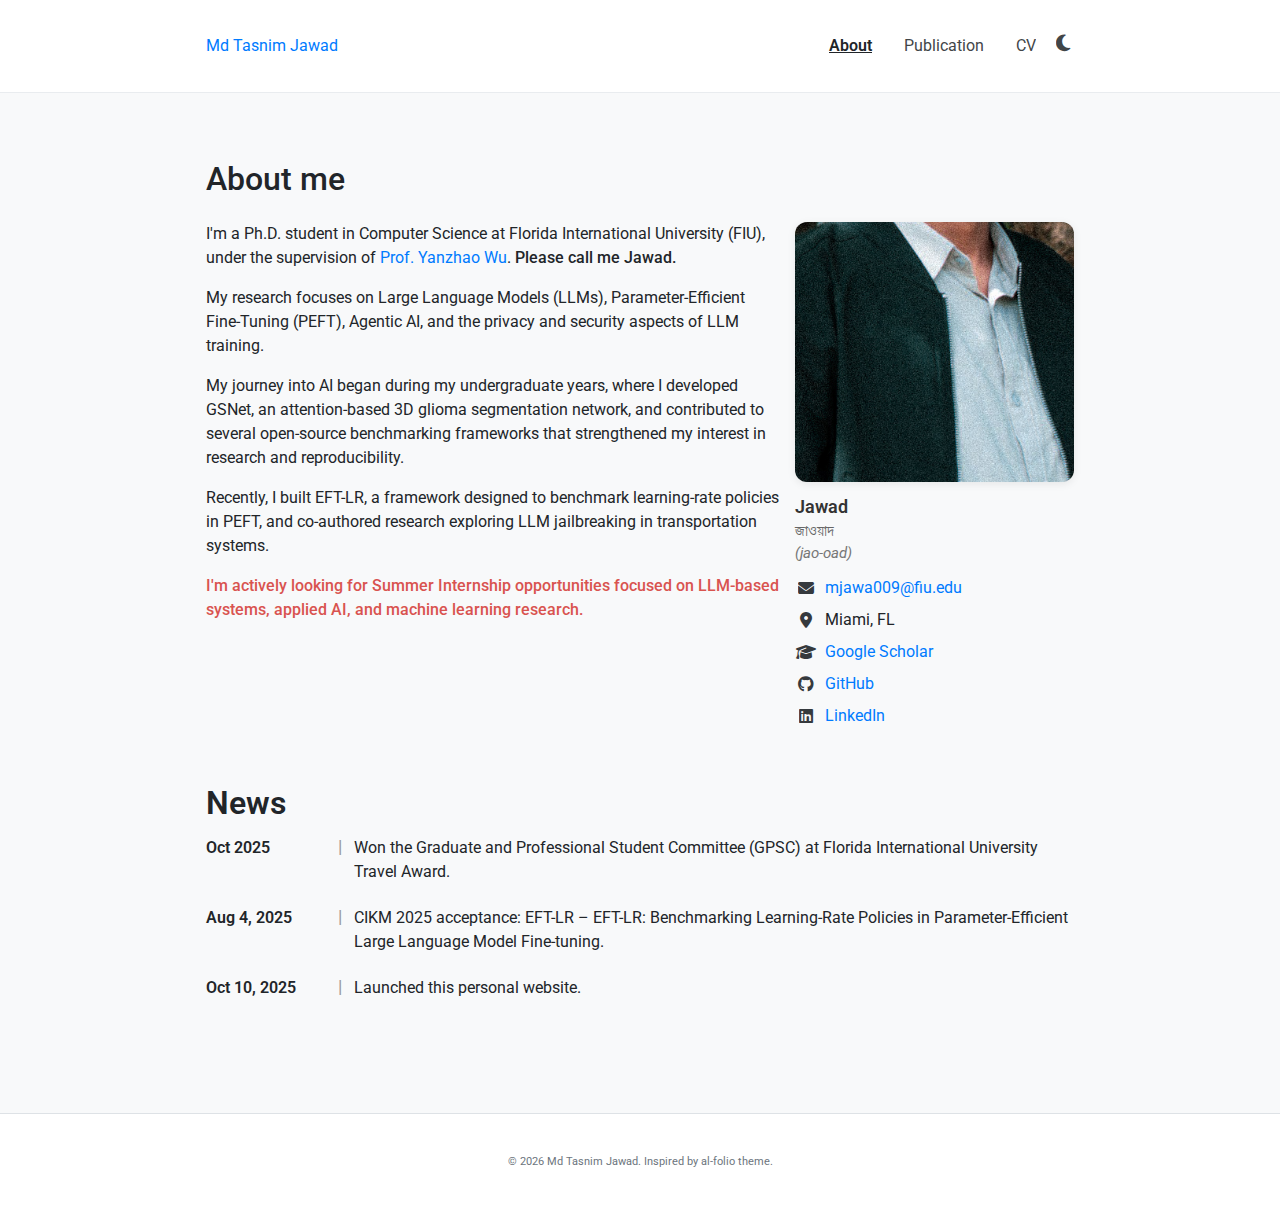
<file: index.html>
<!DOCTYPE html>
<html lang="en">
  <head>
    <meta charset="UTF-8" />
    <meta name="viewport" content="width=device-width, initial-scale=1" />
    <title>Academic Portfolio – Jawad</title>

    <!-- Fonts & CSS -->
    <link href="https://fonts.googleapis.com/css2?family=Roboto:wght@300;400;500;700&family=Roboto+Slab:wght@400;500;700&display=swap" rel="stylesheet" />
    <link rel="stylesheet" href="https://cdn.jsdelivr.net/npm/bootstrap@4.6.2/dist/css/bootstrap.min.css" />
    <link rel="stylesheet" href="assets/css/style.css" />

    <!-- Font Awesome (icons) -->
    <link rel="stylesheet" href="https://cdnjs.cloudflare.com/ajax/libs/font-awesome/6.5.0/css/all.min.css"/>
  </head>
  <body>

    <!-- Navigation bar -->
    <nav class="navbar custom-navbar">
      <div class="container d-flex justify-content-between align-items-center">
        <a class="brand" href="index.html">Md Tasnim Jawad</a>
        <ul class="nav">
          <li><a href="index.html" class="nav-link active">About</a></li>
          <li><a href="publications.html" class="nav-link">Publication</a></li>
          <li><a href="cv.html" class="nav-link">CV</a></li>
          <li>
            <button id="themeToggle" title="Toggle theme" aria-label="Toggle theme">
              <i id="themeIcon" class="fa-solid fa-moon"></i>
            </button>
          </li>
        </ul>
      </div>
    </nav>

    <main class="container mt-5 pt-5">
      <section class="post my-5">
        <header class="post-header mb-4">
          <h1 class="post-title">About me</h1>
        </header>

        <div class="row">
          <!-- Right column (image + name note + contacts) -->
          <div class="col-md-4 order-md-2">
            <figure class="avatar-crop">
              <img src="assets/img/profile.png" alt="Profile picture"/>
            </figure>

            <!-- Name block (English / Bangla / Pronunciation) -->
            <div class="side-block name-note">
              <div class="english-name">Jawad</div>
              <div class="bilingual" lang="bn">জাওয়াদ</div>
              <div class="pron">(jao-oad)</div>
            </div>

            <!-- Contact block -->
            <div class="side-block contact-block">
              <div class="item">
                <i class="fa-solid fa-envelope"></i>
                <a href="mailto:mjawa009@fiu.edu">mjawa009@fiu.edu</a>
              </div>
              <div class="item">
                <i class="fa-solid fa-location-dot"></i>
                <span>Miami, FL</span>
              </div>
              <div class="item">
                <i class="fa-solid fa-graduation-cap"></i>
                <!-- TODO: replace YOUR_ID -->
                <a href="https://scholar.google.com/citations?user=YOUR_ID" target="_blank" rel="noopener">Google Scholar</a>
              </div>
              <div class="item">
                <i class="fa-brands fa-github"></i>
                <a href="https://github.com/006jawad" target="_blank" rel="noopener">GitHub</a>
              </div>
              <div class="item">
                <i class="fa-brands fa-linkedin"></i>
                <a href="https://www.linkedin.com/in/md-jawad006/" target="_blank" rel="noopener">LinkedIn</a>
              </div>
            </div>
          </div>

          <!-- Left column (bio) -->
          <div class="col-md-8 order-md-1">
            <p>
              I'm a Ph.D. student in Computer Science at Florida International University (FIU), under the supervision of
              <a href="https://yanzhaowu.me/" target="_blank" rel="noopener">Prof. Yanzhao Wu</a>.
              <strong style="font-weight:500;">Please call me Jawad.</strong>
            </p>

            <p>
              My research focuses on Large Language Models (LLMs), Parameter-Efficient Fine-Tuning (PEFT), Agentic AI, and the privacy and security aspects of LLM training.
            </p>

            <p>
              My journey into AI began during my undergraduate years, where I developed GSNet, an attention-based 3D glioma segmentation network, and contributed to several open-source benchmarking frameworks that strengthened my interest in research and reproducibility.
            </p>

            <p>
              Recently, I built EFT-LR, a framework designed to benchmark learning-rate policies in PEFT, and co-authored research exploring LLM jailbreaking in transportation systems.
            </p>

            <p class="highlight-red">
              I'm actively looking for Summer Internship opportunities focused on LLM-based systems, applied AI, and machine learning research.
            </p>
          </div>
        </div>
      </section>

      <section id="news" class="my-5">
        <h2 class="section-title">News</h2>
        <ul class="list-unstyled timeline">
          <li class="timeline-item">
            <span class="timeline-date">Oct 2025</span>
            <span class="timeline-pipe">|</span>
            <span class="timeline-content">Won the Graduate and Professional Student Committee (GPSC) at Florida International University Travel Award.</span>
          </li>
          <li class="timeline-item">
            <span class="timeline-date">Aug 4, 2025</span>
            <span class="timeline-pipe">|</span>
            <span class="timeline-content">CIKM 2025 acceptance: EFT-LR – EFT-LR: Benchmarking Learning-Rate Policies in Parameter-Efficient Large Language Model Fine-tuning.</span>
          </li>
          <li class="timeline-item">
            <span class="timeline-date">Oct 10, 2025</span>
            <span class="timeline-pipe">|</span>
            <span class="timeline-content">Launched this personal website.</span>
          </li>
        </ul>
      </section>
    </main>

    <footer class="footer bg-white py-4 mt-5 border-top">
      <div class="container text-center">
        <p class="mb-0 small">
          &copy; <script>document.write(new Date().getFullYear());</script> Md Tasnim Jawad. Inspired by al-folio theme.
        </p>
      </div>
    </footer>

    <script>
      // Initialize theme from saved preference or system preference
      const saved = localStorage.getItem('theme');
      const prefersDark = window.matchMedia('(prefers-color-scheme: dark)').matches;
      const isDark = (saved === 'dark') || (!saved && prefersDark);
      if (isDark) document.body.classList.add('dark-mode');

      // Set initial icon
      const themeIcon = document.getElementById('themeIcon');
      const setIcon = () => {
        const dark = document.body.classList.contains('dark-mode');
        themeIcon.className = dark ? 'fa-solid fa-sun' : 'fa-solid fa-moon';
      };
      setIcon();

      // Toggle handler
      document.getElementById('themeToggle')?.addEventListener('click', () => {
        document.body.classList.toggle('dark-mode');
        localStorage.setItem('theme', document.body.classList.contains('dark-mode') ? 'dark' : 'light');
        setIcon();
      });
    </script>

  </body>
</html>
</file>
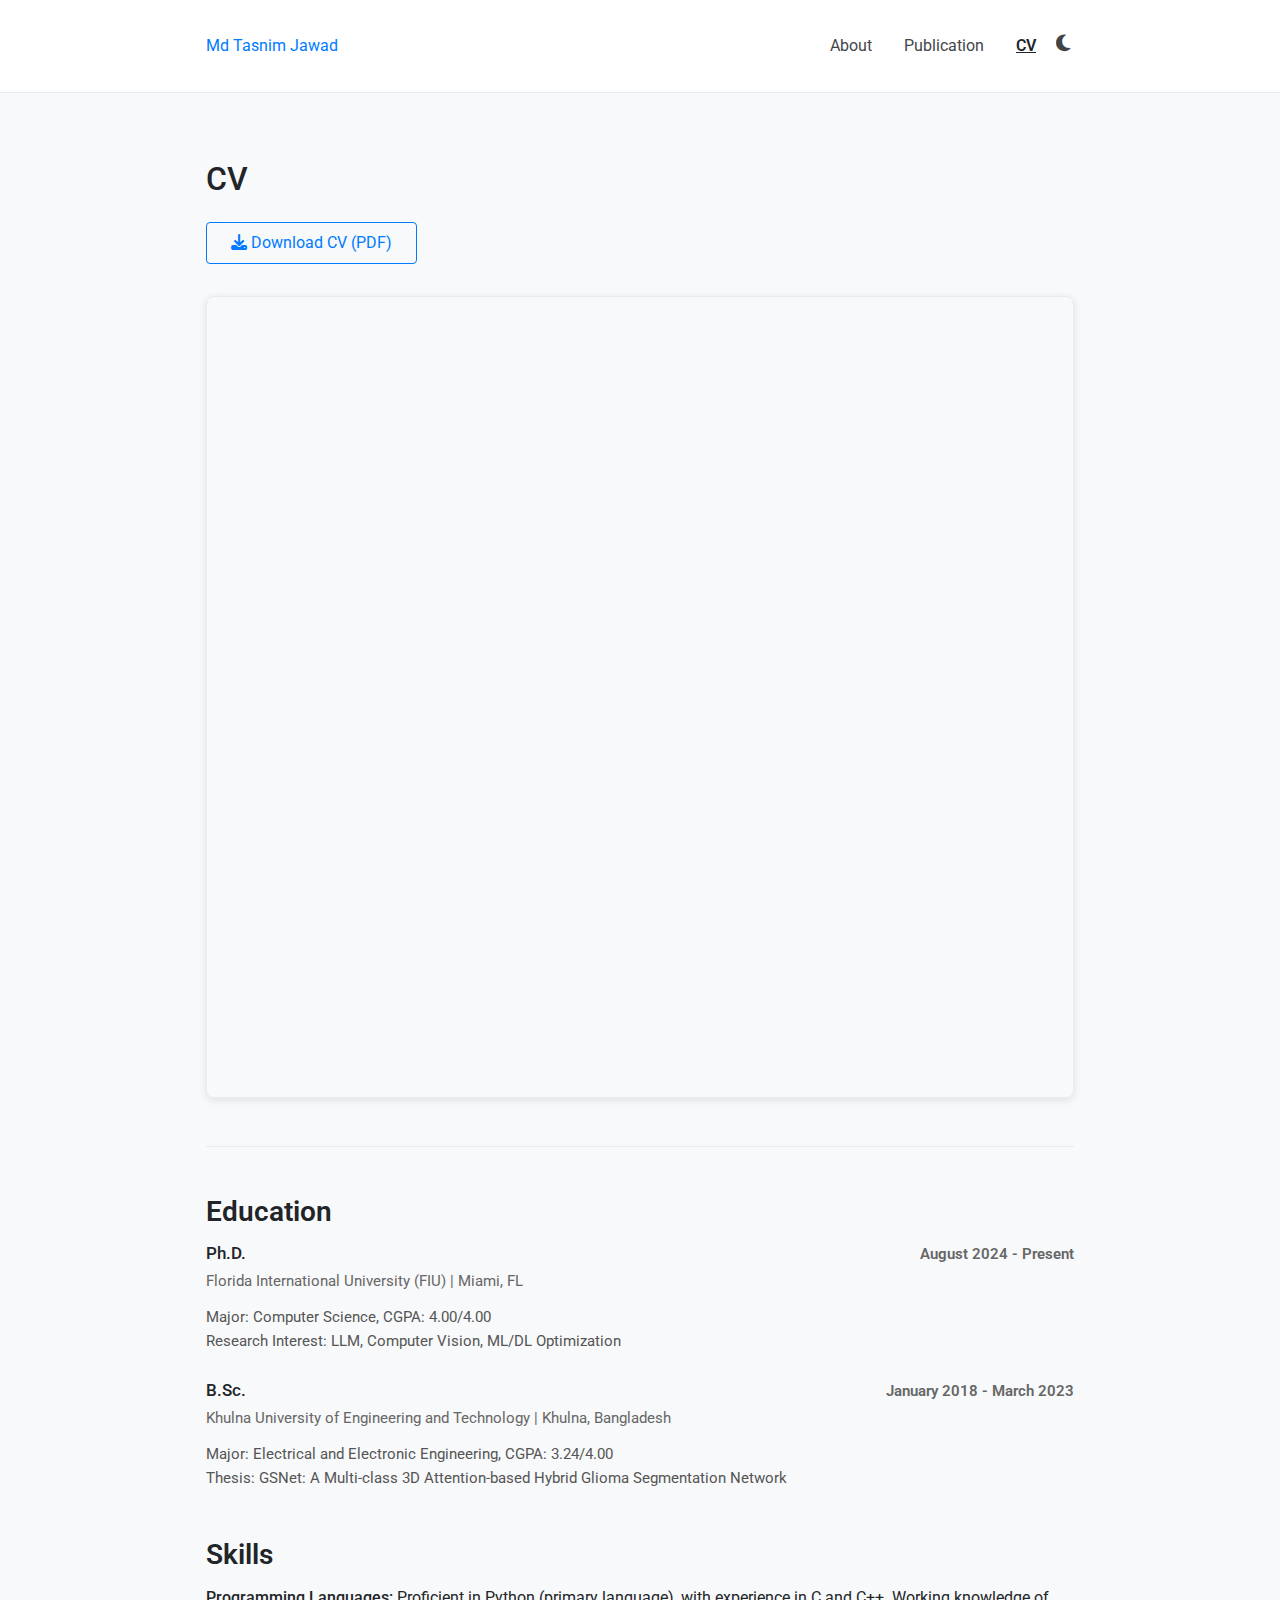
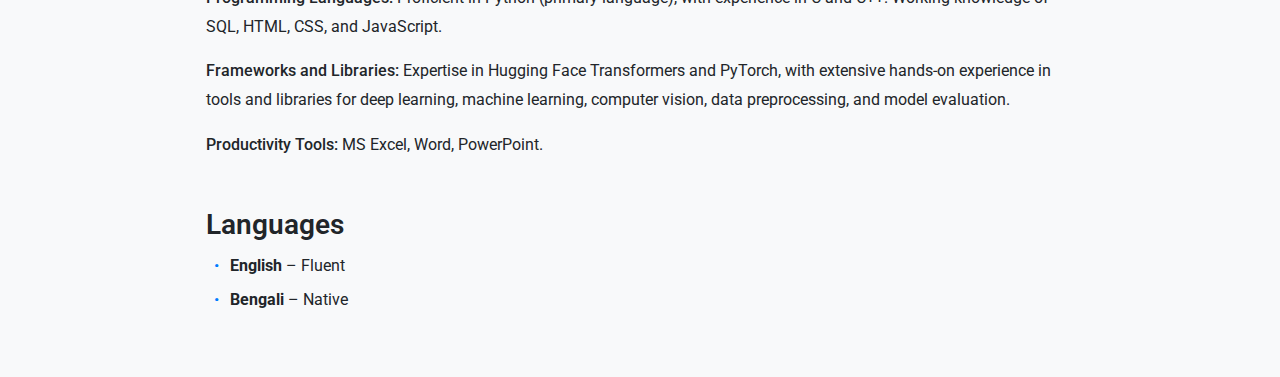
<file: cv.html>
<!DOCTYPE html>
<html lang="en">
  <head>
    <meta charset="UTF-8" />
    <meta name="viewport" content="width=device-width, initial-scale=1" />
    <title>CV – Jawad (with PDF Preview)</title>

    <!-- Fonts & CSS -->
    <link href="https://fonts.googleapis.com/css2?family=Roboto:wght@300;400;500;700&family=Roboto+Slab:wght@400;500;700&display=swap" rel="stylesheet" />
    <link rel="stylesheet" href="https://cdn.jsdelivr.net/npm/bootstrap@4.6.2/dist/css/bootstrap.min.css" />
    <link rel="stylesheet" href="assets/css/style.css" />

    <!-- Font Awesome (icons) -->
    <link rel="stylesheet" href="https://cdnjs.cloudflare.com/ajax/libs/font-awesome/6.5.0/css/all.min.css"/>
    
    <style>
      /* PDF Preview styling */
      .pdf-preview-container {
        margin: 2rem 0;
        border: 1px solid #e9ecef;
        border-radius: 8px;
        overflow: hidden;
        box-shadow: 0 2px 8px rgba(0,0,0,0.1);
      }
      
      body.dark-mode .pdf-preview-container {
        border-color: #333;
        box-shadow: 0 2px 8px rgba(0,0,0,0.3);
      }
      
      .pdf-preview-container iframe {
        width: 100%;
        height: 800px;
        border: none;
        display: block;
      }
      
      .pdf-fallback {
        padding: 2rem;
        text-align: center;
        background: #f8f9fa;
      }
      
      body.dark-mode .pdf-fallback {
        background: #1a1a1a;
      }
    </style>
  </head>
  <body>

    <!-- Navigation bar -->
    <nav class="navbar custom-navbar">
      <div class="container d-flex justify-content-between align-items-center">
        <a class="brand" href="index.html">Md Tasnim Jawad</a>
        <ul class="nav">
          <li><a href="index.html" class="nav-link">About</a></li>
          <li><a href="publications.html" class="nav-link">Publication</a></li>
          <li><a href="cv.html" class="nav-link active">CV</a></li>
          <li>
            <button id="themeToggle" title="Toggle theme" aria-label="Toggle theme">
              <i id="themeIcon" class="fa-solid fa-moon"></i>
            </button>
          </li>
        </ul>
      </div>
    </nav>

    <main class="container mt-5 pt-5">
      <section class="post my-5">
        <header class="post-header mb-4">
          <h1 class="post-title">CV</h1>
        </header>

        <p class="mb-4">
          <a class="btn btn-outline-primary" href="assets/cv/resumeLatest.pdf" download>
            <i class="fa-solid fa-download"></i> Download CV (PDF)
          </a>
        </p>

        <!-- PDF Preview -->
        <div class="pdf-preview-container">
          <iframe src="assets/cv/resumeLatest.pdf#toolbar=0" title="CV Preview"></iframe>
          <!-- Fallback for browsers that don't support PDF preview -->
          <div class="pdf-fallback" style="display:none;">
            <p>Your browser doesn't support PDF preview.</p>
            <a class="btn btn-outline-primary" href="assets/cv/resumeLatest.pdf" download>
              <i class="fa-solid fa-download"></i> Download CV instead
            </a>
          </div>
        </div>

        <hr style="margin: 3rem 0; border-color: #e9ecef;">

        <!-- Education -->
        <section class="mb-5">
          <h3 class="section-title">Education</h3>
          
          <div class="cv-entry mb-4">
            <div class="cv-header">
              <div class="cv-title-line">
                <strong>Ph.D.</strong>
                <span class="cv-date">August 2024 - Present</span>
              </div>
              <div class="cv-subtitle">Florida International University (FIU) | Miami, FL</div>
            </div>
            <div class="cv-details">
              <div>Major: Computer Science, CGPA: 4.00/4.00</div>
              <div>Research Interest: LLM, Computer Vision, ML/DL Optimization</div>
            </div>
          </div>

          <div class="cv-entry mb-4">
            <div class="cv-header">
              <div class="cv-title-line">
                <strong>B.Sc.</strong>
                <span class="cv-date">January 2018 - March 2023</span>
              </div>
              <div class="cv-subtitle">Khulna University of Engineering and Technology | Khulna, Bangladesh</div>
            </div>
            <div class="cv-details">
              <div>Major: Electrical and Electronic Engineering, CGPA: 3.24/4.00</div>
              <div>Thesis: GSNet: A Multi-class 3D Attention-based Hybrid Glioma Segmentation Network</div>
            </div>
          </div>
        </section>

        <!-- Skills -->
        <section class="mb-5">
          <h3 class="section-title">Skills</h3>
          <div class="cv-skills">
            <div class="skill-item mb-3">
              <strong>Programming Languages:</strong> Proficient in Python (primary language), with experience in C and C++. Working knowledge of SQL, HTML, CSS, and JavaScript.
            </div>
            <div class="skill-item mb-3">
              <strong>Frameworks and Libraries:</strong> Expertise in Hugging Face Transformers and PyTorch, with extensive hands-on experience in tools and libraries for deep learning, machine learning, computer vision, data preprocessing, and model evaluation.
            </div>
            <div class="skill-item mb-3">
              <strong>Productivity Tools:</strong> MS Excel, Word, PowerPoint.
            </div>
          </div>
        </section>

        <!-- Languages -->
        <section class="mb-5">
          <h3 class="section-title">Languages</h3>
          <ul class="cv-list">
            <li><strong>English</strong> – Fluent</li>
            <li><strong>Bengali</strong> – Native</li>
          </ul>
        </section>
      </section>
    </main>

    <script>
      // Initialize theme from saved preference or system preference
      const saved = localStorage.getItem('theme');
      const prefersDark = window.matchMedia('(prefers-color-scheme: dark)').matches;
      const isDark = (saved === 'dark') || (!saved && prefersDark);
      if (isDark) document.body.classList.add('dark-mode');

      // Set initial icon
      const themeIcon = document.getElementById('themeIcon');
      const setIcon = () => {
        const dark = document.body.classList.contains('dark-mode');
        themeIcon.className = dark ? 'fa-solid fa-sun' : 'fa-solid fa-moon';
      };
      setIcon();

      // Toggle handler
      document.getElementById('themeToggle')?.addEventListener('click', () => {
        document.body.classList.toggle('dark-mode');
        localStorage.setItem('theme', document.body.classList.contains('dark-mode') ? 'dark' : 'light');
        setIcon();
      });
    </script>

  </body>
</html>
</file>
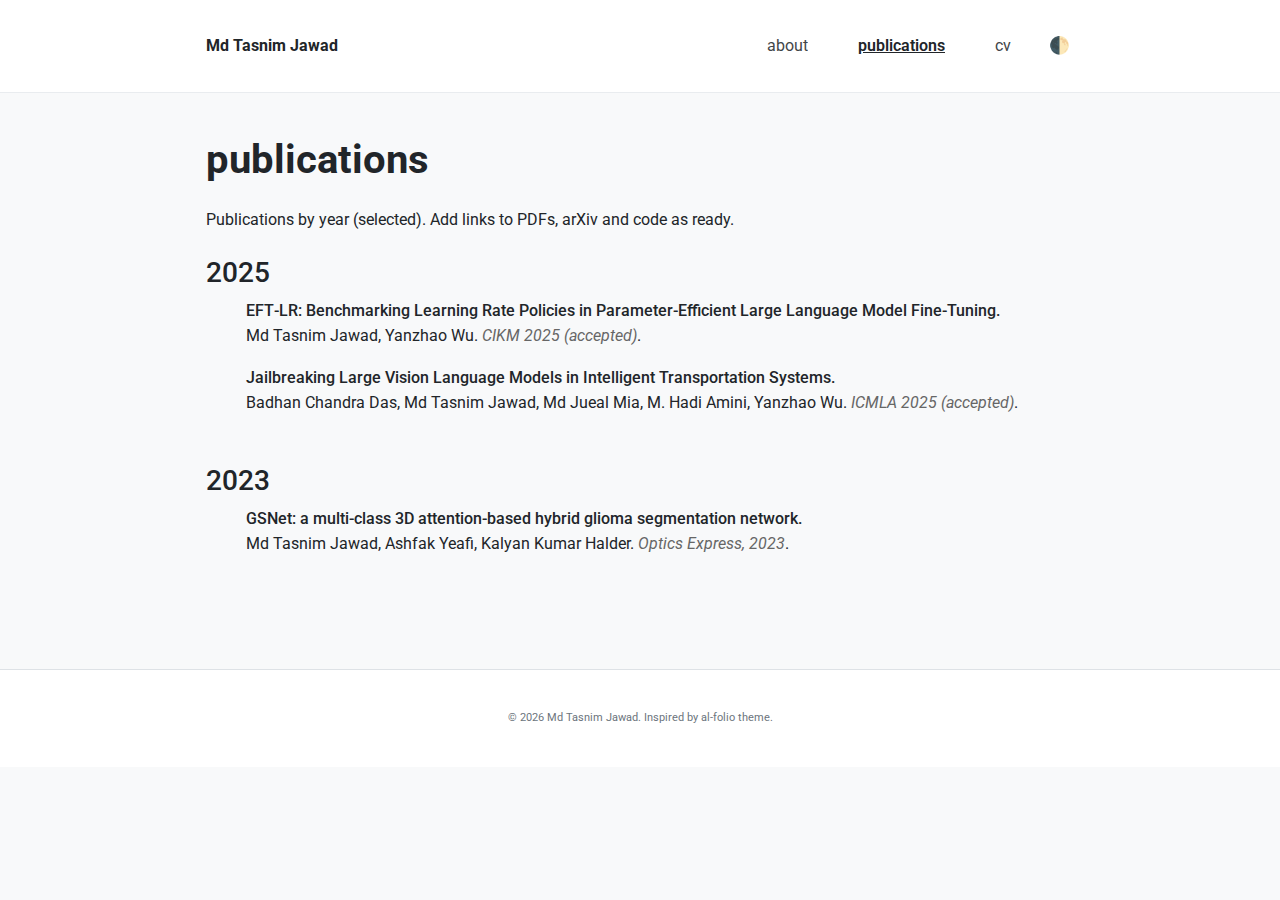
<file: publications.html>
<!DOCTYPE html>
<html lang="en">
  <head>
    <meta charset="UTF-8" />
    <meta name="viewport" content="width=device-width, initial-scale=1" />
    <title>Publications</title>
    <link href="https://fonts.googleapis.com/css2?family=Roboto:wght@300;400;500;700&family=Roboto+Slab:wght@400;500;700&display=swap" rel="stylesheet" />
    <link rel="stylesheet" href="https://cdn.jsdelivr.net/npm/bootstrap@4.6.2/dist/css/bootstrap.min.css" />
    <link rel="stylesheet" href="assets/css/style.css" />
    <style>
  /* --- Dark mode minimal rules --- */
  body.dark-mode { background:#111; color:#eaeaea; }
  .navbar { display:flex; justify-content:space-between; align-items:center; padding:10px 0; border-bottom:1px solid #e9ecef; }
  body.dark-mode .navbar { background:#181818; border-bottom-color:#333; }
  .navbar .brand { font-weight:700; text-decoration:none; color:inherit; }
  .navbar .nav { list-style:none; margin:0; padding:0; display:flex; gap:18px; align-items:center; }
  .navbar .nav a { text-decoration:none; color:inherit; opacity:0.85; }
  .navbar .nav a.active { opacity:1; font-weight:600; text-decoration:underline; }
  .navbar button#themeToggle { border:none; background:none; cursor:pointer; font-size:1.05rem; }
  .timeline { padding-left:0; }
  .timeline .timeline-item { margin:0 0 1rem 0; }
  .timeline .timeline-date { font-weight:600; margin-right:.35rem; white-space:nowrap; }
  .footer { color:#6c757d; }
  body.dark-mode a { color:#9ec5ff; }
</style>
  </head>
  <body>

    <!-- Navigation bar -->
    <nav class="navbar">
      <div class="container d-flex justify-content-between align-items-center">
        <a class="brand" href="index.html">Md Tasnim Jawad</a>
        <ul class="nav">
          <li><a href="index.html" class="nav-link ">about</a></li>
          <li><a href="publications.html" class="nav-link active">publications</a></li>
          <li><a href="cv.html" class="nav-link ">cv</a></li>
          <li><button id="themeToggle" title="Toggle theme">🌓</button></li>
        </ul>
      </div>
    </nav>

    <main class="container mt-5 pt-5">
      <h1 class="my-4 font-weight-bold">publications</h1>
      <p class="mb-4">Publications by year (selected). Add links to PDFs, arXiv and code as ready.</p>

      <section class="mb-5">
        <h3>2025</h3>
        <ol class="publication-list">
          <li class="mb-3">
            <strong>EFT‑LR: Benchmarking Learning Rate Policies in Parameter‑Efficient Large Language Model Fine‑Tuning.</strong><br/>
            Md Tasnim Jawad, Yanzhao Wu. <em>CIKM 2025 (accepted)</em>.
            <!-- [PDF] [Code] -->
          </li>
          <li class="mb-3">
            <strong>Jailbreaking Large Vision Language Models in Intelligent Transportation Systems.</strong><br/>
            Badhan Chandra Das, Md Tasnim Jawad, Md Jueal Mia, M. Hadi Amini, Yanzhao Wu. <em>ICMLA 2025 (accepted)</em>.
          </li>
        </ol>
      </section>

      <section class="mb-5">
        <h3>2023</h3>
        <ol class="publication-list">
          <li class="mb-3">
            <strong>GSNet: a multi‑class 3D attention‑based hybrid glioma segmentation network.</strong><br/>
            Md Tasnim Jawad, Ashfak Yeafi, Kalyan Kumar Halder. <em>Optics Express, 2023</em>.
          </li>
        </ol>
      </section>
    </main>

    <footer class="footer bg-white py-4 mt-5 border-top">
      <div class="container text-center">
        <p class="mb-0 small">
          &copy; <script>document.write(new Date().getFullYear());</script> Md Tasnim Jawad. Inspired by al‑folio theme.
        </p>
      </div>
    </footer>

<script>
  // Prefer saved theme else system preference
  const saved = localStorage.getItem('theme');
  const prefersDark = window.matchMedia('(prefers-color-scheme: dark)').matches;
  if ((saved === 'dark') || (!saved && prefersDark)) {
    document.body.classList.add('dark-mode');
  }
  document.getElementById('themeToggle')?.addEventListener('click', () => {
    document.body.classList.toggle('dark-mode');
    localStorage.setItem('theme', document.body.classList.contains('dark-mode') ? 'dark' : 'light');
  });
</script>

  </body>
</html>
</file>
<file: assets/css/style.css>
/*
 * Custom styles for the portfolio clone. The goal is to emulate the clean,
 * spacious look of the al-folio theme without copying its code verbatim.
 */

/* ========== Base / Layout ========== */
body {
  font-family: 'Roboto', sans-serif;
  color: #212529;
  background-color: #f8f9fa;
  margin: 0;
  padding: 0;
}

.container {
  max-width: 900px;
  margin: 0 auto;
  padding: 1rem;
}

/* Fixed navigation bar */
.navbar {
  position: fixed;
  top: 0; left: 0; width: 100%;
  background: #ffffff;
  border-bottom: 1px solid #e9ecef;
  padding: 0.75rem 1rem;
  display: flex; align-items: center; justify-content: space-between;
  z-index: 1000;
}
.navbar-brand {
  font-weight: 700; font-size: 1.25rem;
  color: #212529; text-decoration: none;
}
.navbar-nav {
  list-style: none; margin: 0; padding: 0;
  display: flex; gap: 1rem;
}
.navbar-nav li { display: inline-block; }
.navbar-nav li a {
  text-decoration: none; color: #007bff; font-weight: 400;
}
.navbar-nav li a:hover,
.navbar-nav li.active a { text-decoration: underline; }

/* Generic grid columns */
.row {
  display: flex; flex-wrap: wrap;
  margin-left: -0.5rem; margin-right: -0.5rem;
}
.col-md-4, .col-md-8 { padding-left: 0.5rem; padding-right: 0.5rem; }
.col-md-4 { flex: 0 0 33.333%; max-width: 33.333%; }
.col-md-8 { flex: 0 0 66.667%; max-width: 66.667%; }

/* Ensure profile column is left-aligned */
.col-md-4.order-md-2 { text-align: left !important; }

/* Ensure the right column with profile is left-aligned */
.col-md-4.order-md-2 { text-align: left !important; }

/* Typography / spacing */
.post-title { font-size: 2rem; margin-bottom: 0.25rem; }
.desc { font-style: italic; color: #6c757d; }
.mt-5 { margin-top: 3rem; }
.pt-5 { padding-top: 3rem; }
.my-4 { margin-top: 1.5rem; margin-bottom: 1.5rem; }
.mb-3 { margin-bottom: 1rem; }
.mb-4 { margin-bottom: 1.5rem; }
.mb-5 { margin-bottom: 3rem; }
.mt-5.pt-5 { padding-top: 4rem !important; } /* compensate fixed navbar */

/* Media helpers */
img { max-width: 100%; height: auto; }
.img-fluid { max-width: 100%; height: auto; }
.rounded { border-radius: 0.25rem; }
.shadow-sm { box-shadow: 0 0.125rem 0.25rem rgba(0,0,0,0.075); }

/* Footer */
.footer {
  background-color: #ffffff;
  border-top: 1px solid #e9ecef;
  text-align: center;
  padding: 1rem;
  font-size: 0.875rem;
  color: #6c757d;
}

/* ================= Dark mode ================ */
body.dark-mode { background:#111; color:#eaeaea; }
body.dark-mode a { color:#9ec5ff; }
body.dark-mode .navbar { background:#181818; border-bottom-color:#333; }

/* Optional if you use .custom-navbar elsewhere */
.custom-navbar { display:flex; justify-content:space-between; align-items:center; padding:10px 0; border-bottom:1px solid #e9ecef; }
body.dark-mode .custom-navbar { background:#181818; border-bottom-color:#333; }
.custom-navbar .nav a { text-decoration:none; color:inherit; opacity:0.85; }
.custom-navbar .nav a.active { opacity:1; font-weight:600; text-decoration:underline; }

/* Theme toggle button */
#themeToggle {
  background: none;
  border: none;
  cursor: pointer;
  font-size: 1.2rem;
  padding: 0.25rem;
  color: inherit;
  opacity: 0.85;
}
#themeToggle:hover {
  opacity: 1;
}

/* ========== News Timeline: simple pipe delimiter style ========== */
.timeline, ul.timeline {
  list-style: none;
  padding-left: 0;
  margin-left: 0;
  position: relative;
}

/* Remove the vertical bar - THIS WAS THE PROBLEM */
/* .timeline::before is now DELETED */

/* Timeline items with pipe separators */
.timeline .timeline-item {
  display: flex;
  align-items: baseline;
  gap: 12px;
  margin-bottom: 20px;
  padding-left: 0;
}

.timeline .timeline-date {
  font-weight: 600;
  white-space: nowrap;
  min-width: 120px;
  flex-shrink: 0;
}

.timeline .timeline-pipe {
  color: #999;
  font-size: 1.1rem;
  flex-shrink: 0;
}

body.dark-mode .timeline .timeline-pipe {
  color: #666;
}

.timeline .timeline-content {
  flex: 1;
}

/* ========== Internship red line ========== */
.highlight-red { color:#d9534f; font-weight:500; }

/* ========== Avatar crop (upper-half, adjustable) ========== */
/* Use --avatar-y to nudge crop down: 0% = top, 8–12% shows a bit more below face */
.avatar-crop {
  --avatar-y: 40%;
  width: 100%;
  max-width: 320px;
  height: 260px;                 /* visible window height; adjust to tighten/loosen */
  overflow: hidden;
  border-radius: 12px;
  box-shadow: 0 2px 8px rgba(0,0,0,.08);
  background: #f5f5f5;
  margin: 0 auto;
}
.avatar-crop img {
  width: 150%;
  height: 100% !important;       /* override any global img{height:auto} */
  object-fit: cover;             /* crop without distortion */
  object-position: center var(--avatar-y); /* move focal point down by --avatar-y */
  display: block;
  transform: scale(2.4);  /* ← ADD THIS LINE! 1.3 = 130% zoom */
}

/* ========== Name block (Jawad / জাওয়াদ / (jao-oad)) ========== */
.name-note { 
  margin-top:10px; 
  text-align:left !important; 
  line-height:1.4; 
}
.name-note .english-name { 
  font-size:1.15rem; 
  font-weight:600; 
  color:#333; 
  text-align:left !important;
}
body.dark-mode .name-note .english-name { color:#eee; }
.name-note .bilingual { 
  font-size:1rem; 
  color:#666; 
  text-align:left !important;
}
body.dark-mode .name-note .bilingual { color:#ccc; }
.name-note .pron { 
  font-size:.95rem; 
  color:#777; 
  font-style:italic; 
  text-align:left !important;
}
body.dark-mode .name-note .pron { color:#bbb; }

/* ========== Contact block under photo ========== */
.side-block { margin-top:12px; text-align:left; }
.contact-block .item { display:flex; align-items:center; margin-bottom:8px; }
.contact-block .item i { width:22px; text-align:center; margin-right:8px; opacity:0.9; }
.contact-block a { text-decoration:none; }

/* Optional section title style */
.section-title { font-weight:600; margin-bottom:.75rem; }

/* ========== Publications page styling ========== */
.publication-list {
  list-style: none;
  padding-left: 0;
}

.publication-list li {
  position: relative;
  padding-left: 2.5rem;
  margin-bottom: 1.5rem;
  line-height: 1.6;
}

.publication-list li::before {
  position: absolute;
  left: 0;
  font-weight: 600;
  color: #666;
}

body.dark-mode .publication-list li::before {
  color: #999;
}

/* Manual numbering for each publication */
.publication-list[start="1"] li:nth-child(1)::before { content: "[1]"; }
.publication-list[start="1"] li:nth-child(2)::before { content: "[2]"; }

.publication-list[start="3"] li:nth-child(1)::before { content: "[3]"; }

.publication-list[start="4"] li:nth-child(1)::before { content: "[4]"; }

.publication-list[start="5"] li:nth-child(1)::before { content: "[5]"; }

.publication-list[start="6"] li:nth-child(1)::before { content: "[6]"; }
.publication-list[start="6"] li:nth-child(2)::before { content: "[7]"; }
.publication-list[start="6"] li:nth-child(3)::before { content: "[8]"; }
.publication-list[start="6"] li:nth-child(4)::before { content: "[9]"; }
.publication-list[start="6"] li:nth-child(5)::before { content: "[10]"; }

.publication-list li strong {
  font-weight: 500;
}

.publication-list li em {
  color: #666;
}

body.dark-mode .publication-list li em {
  color: #aaa;
}

/* Publication links styling */
.publication-list a {
  text-decoration: none;
  color: inherit;
  font-weight: 400;
}

.publication-list a:hover {
  text-decoration: underline;
  color: #007bff;
}

body.dark-mode .publication-list a:hover {
  color: #9ec5ff;
}

/* ========== CV page styling ========== */
.cv-basics li {
  margin-bottom: 0.5rem;
  line-height: 1.8;
}

/* CV Entry styling */
.cv-entry {
  margin-bottom: 2rem;
}

.cv-header {
  margin-bottom: 0.75rem;
}

.cv-title-line {
  display: flex;
  justify-content: space-between;
  align-items: baseline;
  flex-wrap: wrap;
  gap: 1rem;
  margin-bottom: 0.25rem;
}

.cv-title-line strong {
  font-weight: 500;
  font-size: 1.05rem;
}

.cv-subtitle {
  color: #666;
  font-size: 0.95rem;
}

body.dark-mode .cv-subtitle {
  color: #999;
}

.cv-details {
  margin-top: 0.5rem;
  color: #555;
  font-size: 0.95rem;
  line-height: 1.6;
}

body.dark-mode .cv-details {
  color: #aaa;
}

/* Skills section */
.cv-skills {
  line-height: 1.8;
}

.skill-item {
  margin-bottom: 1rem;
}

.skill-item strong {
  font-weight: 500;
}

/* Coursework grid */
.coursework-grid {
  display: grid;
  grid-template-columns: repeat(auto-fill, minmax(250px, 1fr));
  gap: 0.75rem;
  line-height: 1.6;
}

.coursework-grid div {
  padding: 0.5rem 0;
  position: relative;
  padding-left: 1.25rem;
}

.coursework-grid div::before {
  content: '•';
  position: absolute;
  left: 0;
  color: #007bff;
}

body.dark-mode .coursework-grid div::before {
  color: #9ec5ff;
}

/* Timeline styling (keeping old styles for compatibility) */
.cv-timeline {
  margin-top: 1rem;
}

.cv-item {
  padding-bottom: 1.5rem;
  border-left: 2px solid #e9ecef;
  padding-left: 1.5rem;
  margin-left: 0.5rem;
  position: relative;
}

.cv-item::before {
  content: '';
  position: absolute;
  left: -6px;
  top: 5px;
  width: 10px;
  height: 10px;
  background-color: #007bff;
  border-radius: 50%;
}

body.dark-mode .cv-item {
  border-left-color: #333;
}

body.dark-mode .cv-item::before {
  background-color: #9ec5ff;
}

.cv-date {
  font-weight: 600;
  font-size: 0.95rem;
  color: #666;
  white-space: nowrap;
}

body.dark-mode .cv-date {
  color: #999;
}

.cv-location {
  color: #666;
  font-size: 0.9rem;
  margin-bottom: 0.5rem;
}

body.dark-mode .cv-location {
  color: #999;
}

.cv-title {
  font-weight: 500;
  margin-bottom: 0.25rem;
}

.cv-institution {
  color: #666;
  font-size: 0.95rem;
}

body.dark-mode .cv-institution {
  color: #aaa;
}

.cv-list {
  list-style: none;
  padding-left: 0;
  margin-top: 0.5rem;
}

.cv-list li {
  margin-bottom: 0.5rem;
  padding-left: 1.5rem;
  position: relative;
  line-height: 1.6;
}

.cv-list li::before {
  content: '•';
  position: absolute;
  left: 0.5rem;
  color: #007bff;
}

body.dark-mode .cv-list li::before {
  color: #9ec5ff;
}

/* Download button styling */
.btn-outline-primary {
  border-color: #007bff;
  color: #007bff;
  padding: 0.5rem 1.5rem;
  text-decoration: none;
  border-radius: 0.25rem;
  display: inline-block;
  transition: all 0.2s;
}

.btn-outline-primary:hover {
  background-color: #007bff;
  color: #ffffff;
  text-decoration: none;
}

body.dark-mode .btn-outline-primary {
  border-color: #9ec5ff;
  color: #9ec5ff;
}

body.dark-mode .btn-outline-primary:hover {
  background-color: #9ec5ff;
  color: #111;
}
</file>
